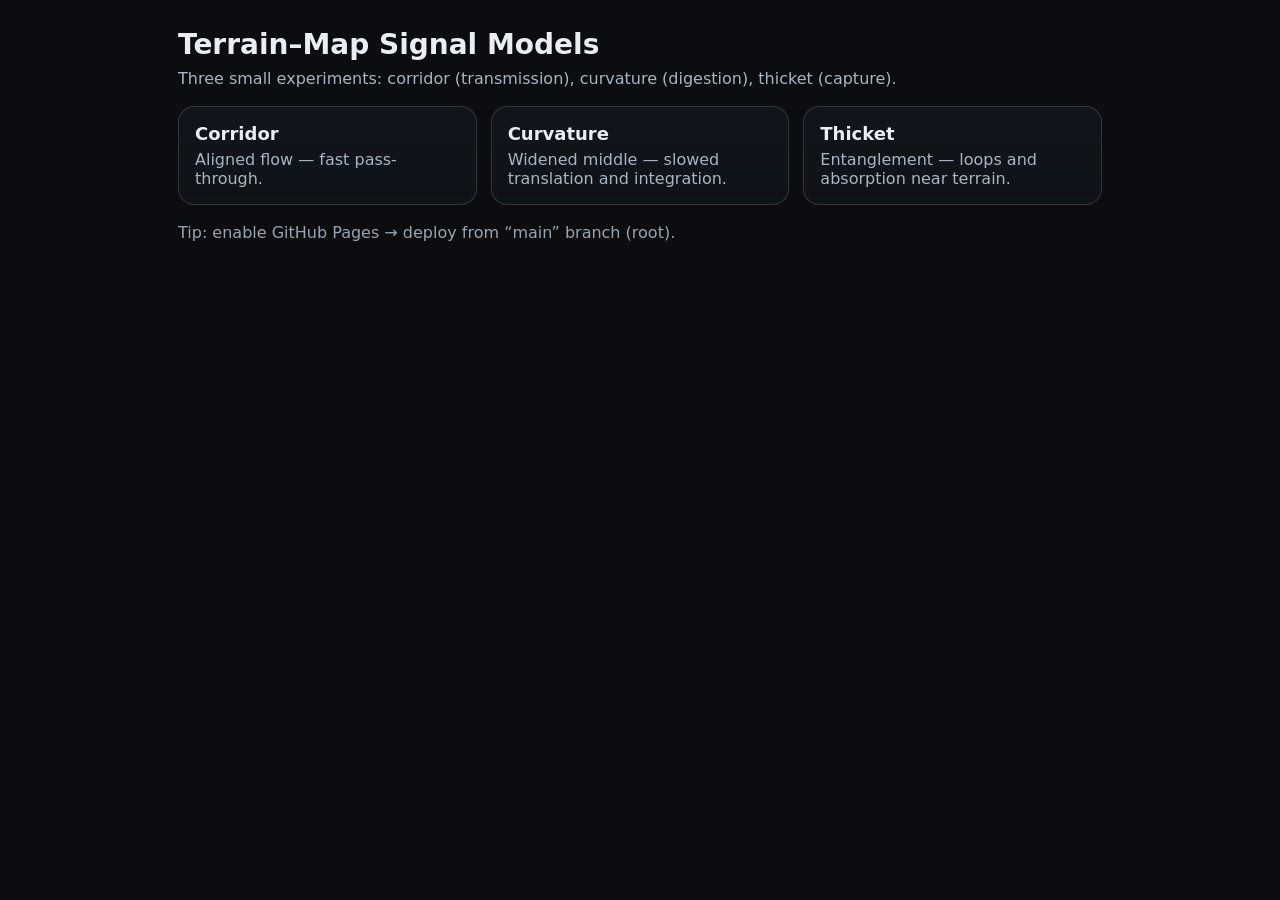
<file: Index.html>
<!doctype html>
<html lang="en">
<head>
  <meta charset="utf-8" />
  <meta name="viewport" content="width=device-width,initial-scale=1" />
  <title>Terrain–Map Signal Models</title>
  <link rel="stylesheet" href="./shared/style.css" />
</head>
<body>
  <main class="wrap">
    <h1>Terrain–Map Signal Models</h1>
    <p class="sub">Three small experiments: corridor (transmission), curvature (digestion), thicket (capture).</p>

    <div class="grid">
      <a class="card" href="./corridor/">
        <h2>Corridor</h2>
        <p>Aligned flow — fast pass-through.</p>
      </a>

      <a class="card" href="./curvature/">
        <h2>Curvature</h2>
        <p>Widened middle — slowed translation and integration.</p>
      </a>

      <a class="card" href="./thicket/">
        <h2>Thicket</h2>
        <p>Entanglement — loops and absorption near terrain.</p>
      </a>
    </div>

    <footer class="foot">
      <span class="hint">Tip: enable GitHub Pages → deploy from “main” branch (root).</span>
    </footer>
  </main>
</body>
</html>
</file>
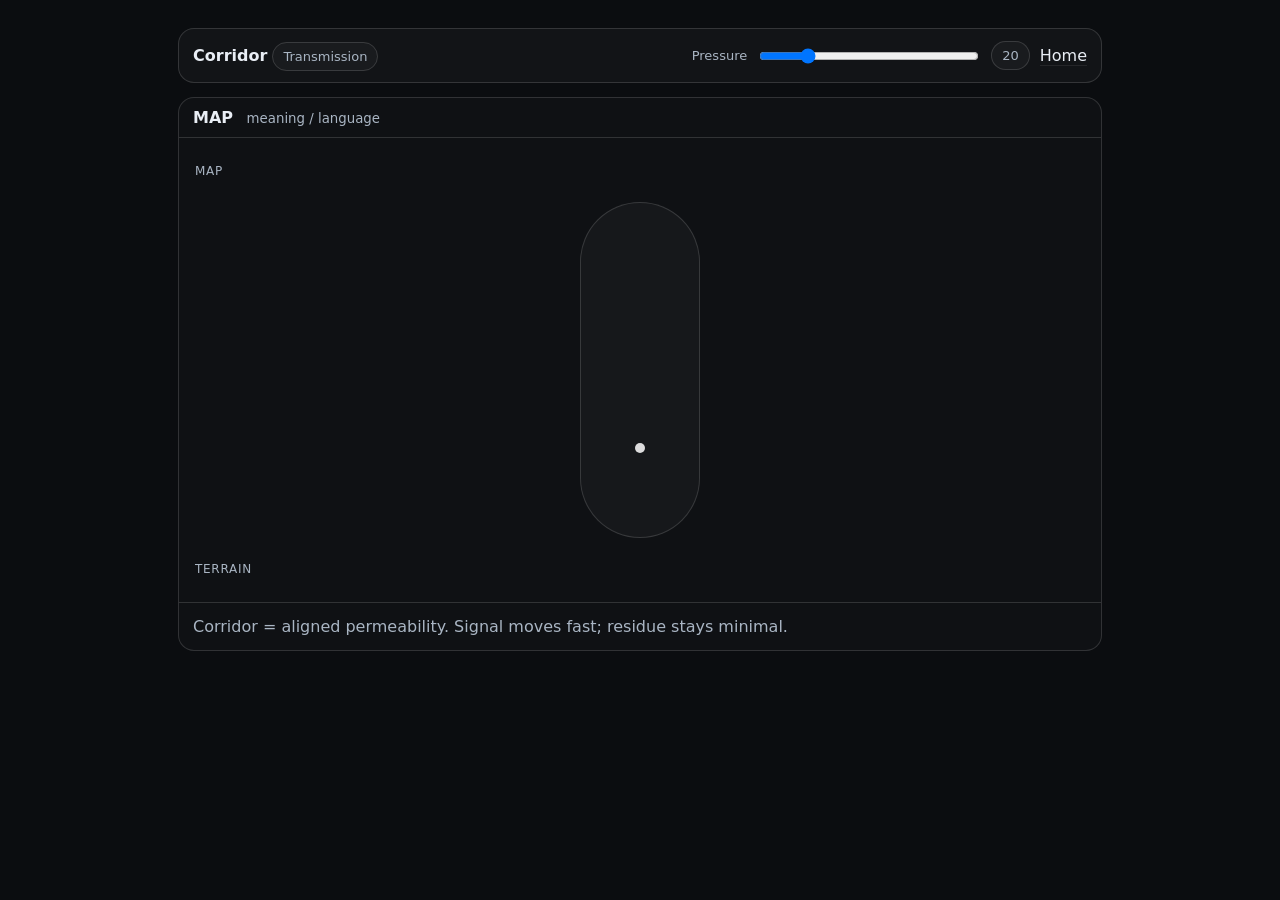
<file: corridor/index.html>
<!doctype html>
<html lang="en">
<head>
  <meta charset="utf-8" />
  <meta name="viewport" content="width=device-width,initial-scale=1" />
  <title>Corridor — Transmission</title>
  <link rel="stylesheet" href="../shared/style.css" />
</head>
<body>
  <main class="wrap">
    <div class="topbar">
      <div>
        <strong>Corridor</strong> <span class="pill">Transmission</span>
      </div>
      <div class="controls">
        <label>Pressure</label>
        <input id="pressure" type="range" min="0" max="100" value="20" />
        <span id="pval" class="pill">20</span>
        <a class="link" href="../">Home</a>
      </div>
    </div>

    <section class="model stack">
      <div class="band">MAP <small>meaning / language</small></div>
      <div class="stage">
        <div class="label map">MAP</div>
        <div class="label terrain">TERRAIN</div>

        <div class="channel" id="channel">
          <div class="particle" id="dot"></div>
        </div>
      </div>
      <div class="note">
        Corridor = aligned permeability. Signal moves fast; residue stays minimal.
      </div>
    </section>
  </main>

  <script src="./script.js"></script>
</body>
</html>
</file>
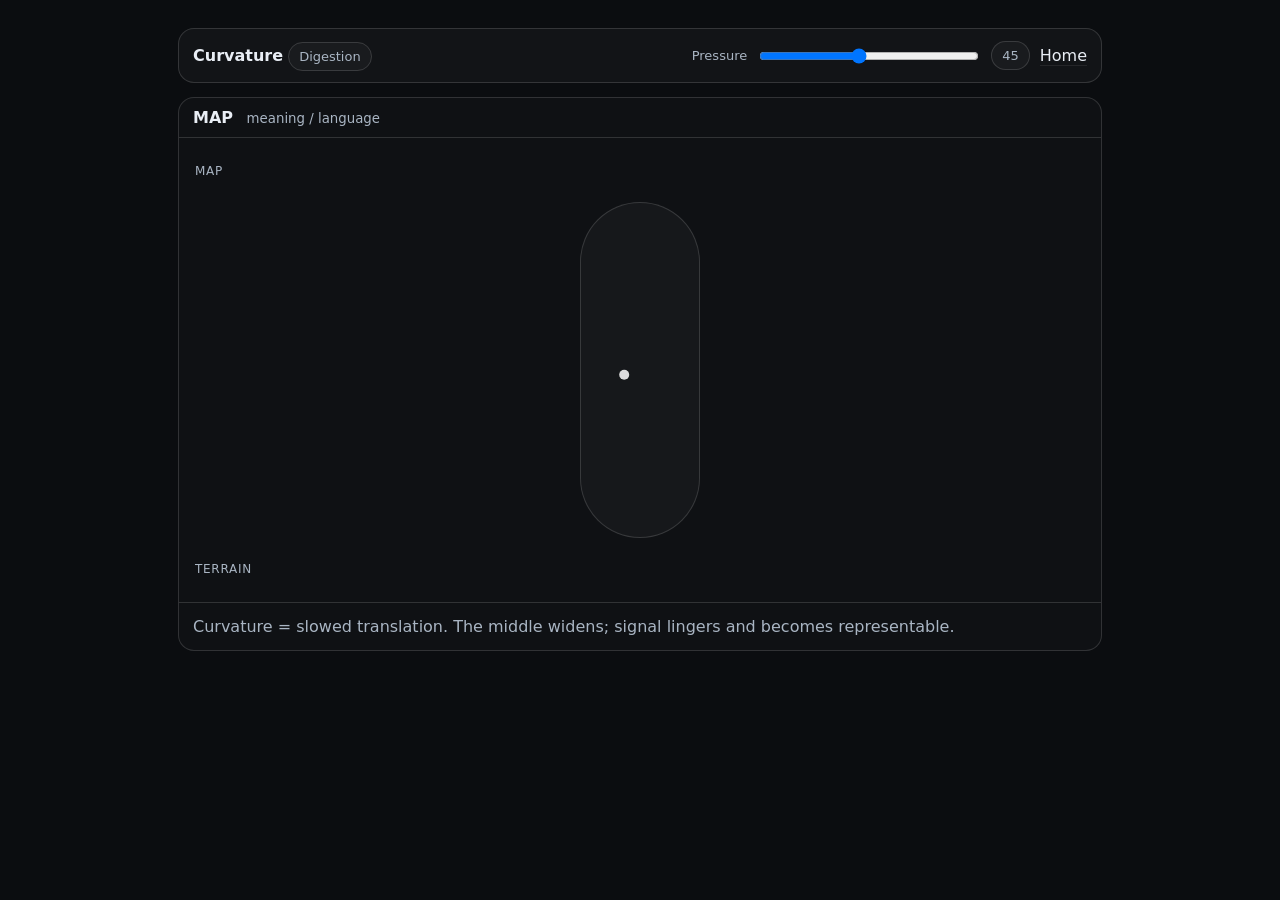
<file: curvature/index.html>
<!doctype html>
<html lang="en">
<head>
  <meta charset="utf-8" />
  <meta name="viewport" content="width=device-width,initial-scale=1" />
  <title>Curvature — Digestion</title>
  <link rel="stylesheet" href="../shared/style.css" />
</head>
<body>
  <main class="wrap">
    <div class="topbar">
      <div>
        <strong>Curvature</strong> <span class="pill">Digestion</span>
      </div>
      <div class="controls">
        <label>Pressure</label>
        <input id="pressure" type="range" min="0" max="100" value="45" />
        <span id="pval" class="pill">45</span>
        <a class="link" href="../">Home</a>
      </div>
    </div>

    <section class="model stack">
      <div class="band">MAP <small>meaning / language</small></div>
      <div class="stage">
        <div class="label map">MAP</div>
        <div class="label terrain">TERRAIN</div>

        <div class="channel" id="channel">
          <div class="particle" id="dot"></div>
        </div>
      </div>
      <div class="note">
        Curvature = slowed translation. The middle widens; signal lingers and becomes representable.
      </div>
    </section>
  </main>

  <script src="./script.js"></script>
</body>
</html>
</file>
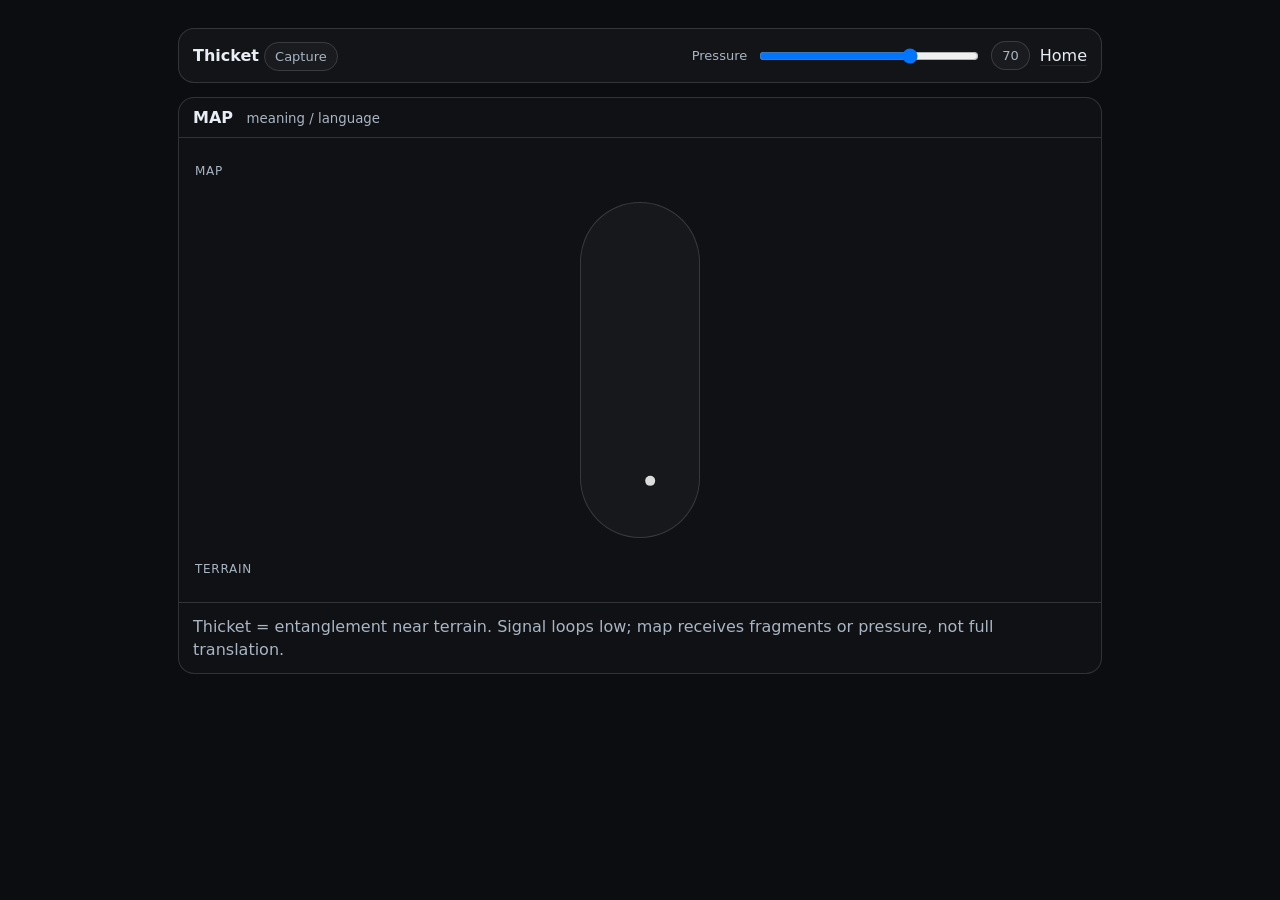
<file: thicket/index.html>
<!doctype html>
<html lang="en">
<head>
  <meta charset="utf-8" />
  <meta name="viewport" content="width=device-width,initial-scale=1" />
  <title>Thicket — Capture</title>
  <link rel="stylesheet" href="../shared/style.css" />
</head>
<body>
  <main class="wrap">
    <div class="topbar">
      <div>
        <strong>Thicket</strong> <span class="pill">Capture</span>
      </div>
      <div class="controls">
        <label>Pressure</label>
        <input id="pressure" type="range" min="0" max="100" value="70" />
        <span id="pval" class="pill">70</span>
        <a class="link" href="../">Home</a>
      </div>
    </div>

    <section class="model stack">
      <div class="band">MAP <small>meaning / language</small></div>
      <div class="stage">
        <div class="label map">MAP</div>
        <div class="label terrain">TERRAIN</div>

        <div class="channel" id="channel">
          <div class="particle" id="dot"></div>
        </div>
      </div>
      <div class="note">
        Thicket = entanglement near terrain. Signal loops low; map receives fragments or pressure, not full translation.
      </div>
    </section>
  </main>

  <script src="./script.js"></script>
</body>
</html>
</file>
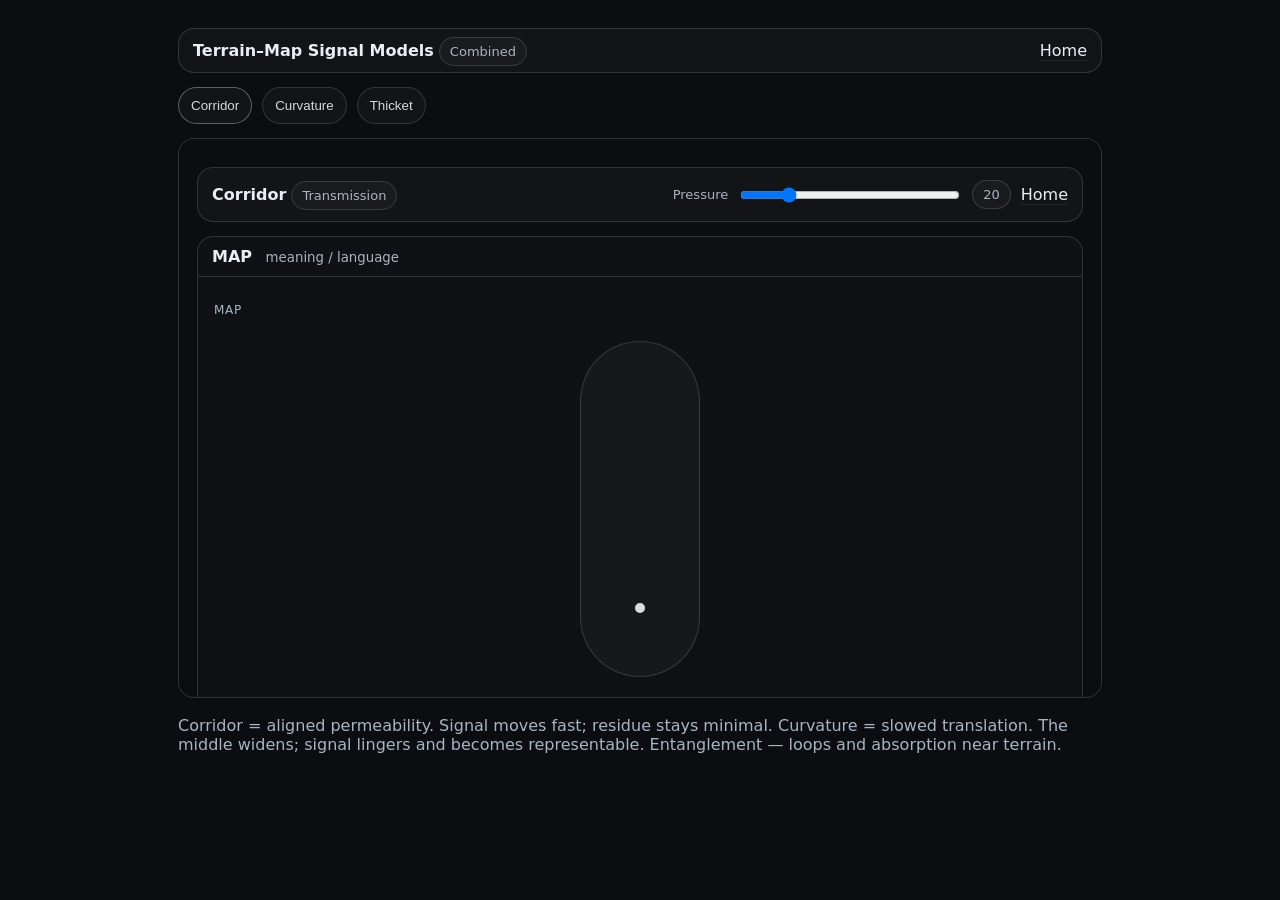
<file: combined.html>
<!doctype html>
<html lang="en">
<head>
  <meta charset="utf-8" />
  <meta name="viewport" content="width=device-width,initial-scale=1" />
  <title>Signal Models — Combined</title>
  <link rel="stylesheet" href="./shared/style.css" />
  <style>
    .tabs { display:flex; gap:10px; flex-wrap:wrap; margin: 14px 0; }
    .tabs button{
      cursor:pointer; padding:10px 12px; border-radius:999px;
      border:1px solid rgba(255,255,255,.14); background: rgba(255,255,255,.03);
      color: rgba(233,238,245,.9);
    }
    .tabs button.active{ border-color: rgba(255,255,255,.32); }
    .frameWrap{
      border:1px solid rgba(255,255,255,.14);
      border-radius: 16px; overflow:hidden; background: rgba(255,255,255,.02);
      height: 560px;
    }
    iframe{ width:100%; height:100%; border:0; }
  </style>
</head>
<body>
  <main class="wrap">
    <div class="topbar">
      <div><strong>Terrain–Map Signal Models</strong> <span class="pill">Combined</span></div>
      <div><a class="link" href="./">Home</a></div>
    </div>

    <div class="tabs" id="tabs">
      <button data-src="./corridor/" class="active">Corridor</button>
      <button data-src="./curvature/">Curvature</button>
      <button data-src="./thicket/">Thicket</button>
    </div>

    <div class="frameWrap">
      <iframe id="modelFrame" src="./corridor/" loading="lazy"></iframe>
    </div>

    <p class="foot">Corridor = aligned permeability. Signal moves fast; residue stays minimal.
Curvature = slowed translation. The middle widens; signal lingers and becomes representable.
Entanglement — loops and absorption near terrain.</p>
  </main>

  <script>
    const tabs = document.getElementById("tabs");
    const frame = document.getElementById("modelFrame");

    tabs.addEventListener("click", (e) => {
      const btn = e.target.closest("button[data-src]");
      if (!btn) return;
      [...tabs.querySelectorAll("button")].forEach(b => b.classList.remove("active"));
      btn.classList.add("active");
      frame.src = btn.dataset.src;
    });
  </script>
</body>
</html>
</file>
<file: shared/style.css>
:root{
  --bg:#0b0d10;
  --panel:#11161c;
  --ink:#e9eef5;
  --muted:#a9b5c3;
  --line:rgba(255,255,255,.14);
  --soft:rgba(255,255,255,.08);
  --radius:16px;
}

*{ box-sizing:border-box; }
html,body{ height:100%; }
body{
  margin:0;
  font-family: system-ui, -apple-system, Segoe UI, Roboto, Helvetica, Arial, sans-serif;
  background: var(--bg);
  color: var(--ink);
}

.wrap{
  max-width: 960px;
  margin: 0 auto;
  padding: 28px 18px 42px;
}

h1{ font-size: 28px; margin: 0 0 8px; }
.sub{ margin: 0 0 18px; color: var(--muted); }

.grid{
  display:grid;
  grid-template-columns: repeat(auto-fit, minmax(220px, 1fr));
  gap: 14px;
}

.card{
  display:block;
  padding: 16px;
  background: linear-gradient(180deg, var(--panel), rgba(17,22,28,.75));
  border: 1px solid var(--line);
  border-radius: var(--radius);
  text-decoration:none;
  color: var(--ink);
  transition: transform .08s ease, border-color .12s ease;
}
.card:hover{
  transform: translateY(-2px);
  border-color: rgba(255,255,255,.26);
}
.card h2{ margin: 0 0 6px; font-size: 18px; }
.card p{ margin: 0; color: var(--muted); }

.model{
  display:grid;
  gap: 12px;
  margin-top: 14px;
}

.topbar{
  display:flex;
  justify-content: space-between;
  align-items: center;
  gap: 12px;
  flex-wrap: wrap;
  padding: 12px 14px;
  border: 1px solid var(--line);
  border-radius: var(--radius);
  background: rgba(255,255,255,.03);
}

a.link{ color: var(--ink); text-decoration: none; border-bottom: 1px solid var(--soft); }
a.link:hover{ border-bottom-color: rgba(255,255,255,.28); }

.stack{
  border: 1px solid var(--line);
  border-radius: var(--radius);
  overflow:hidden;
  background: rgba(255,255,255,.02);
}

.band{
  padding: 10px 14px;
  font-weight: 600;
  border-bottom: 1px solid var(--line);
}
.band small{ font-weight: 500; color: var(--muted); margin-left: 8px; }

.stage{
  position: relative;
  height: 440px;
  padding: 18px 0;
}

.label{
  position:absolute;
  left: 16px;
  font-size: 12px;
  color: var(--muted);
  letter-spacing: .06em;
}
.label.map{ top: 14px; }
.label.terrain{ bottom: 14px; }

.channel{
  position:absolute;
  left: 50%;
  top: 52px;
  bottom: 52px;
  width: 120px;
  transform: translateX(-50%);
  border-radius: 999px;
  border: 1px solid var(--line);
  background: rgba(255,255,255,.03);
  overflow:hidden;
}

.particle{
  position:absolute;
  left: 50%;
  top: 12px;
  width: 10px;
  height: 10px;
  border-radius: 999px;
  background: rgba(255,255,255,.85);
  transform: translateX(-50%);
  filter: blur(.2px);
}

.note{
  padding: 12px 14px;
  color: var(--muted);
  border-top: 1px solid var(--line);
  line-height: 1.45;
}

.controls{
  display:flex;
  gap: 10px;
  align-items:center;
  flex-wrap: wrap;
}
.controls label{ color: var(--muted); font-size: 13px; }
.controls input[type="range"]{ width: 220px; }
.pill{
  padding: 6px 10px;
  border: 1px solid var(--line);
  border-radius: 999px;
  background: rgba(255,255,255,.03);
  color: var(--muted);
  font-size: 13px;
}

.foot{ margin-top: 18px; color: var(--muted); }
.hint{ opacity: .9; }
</file>
